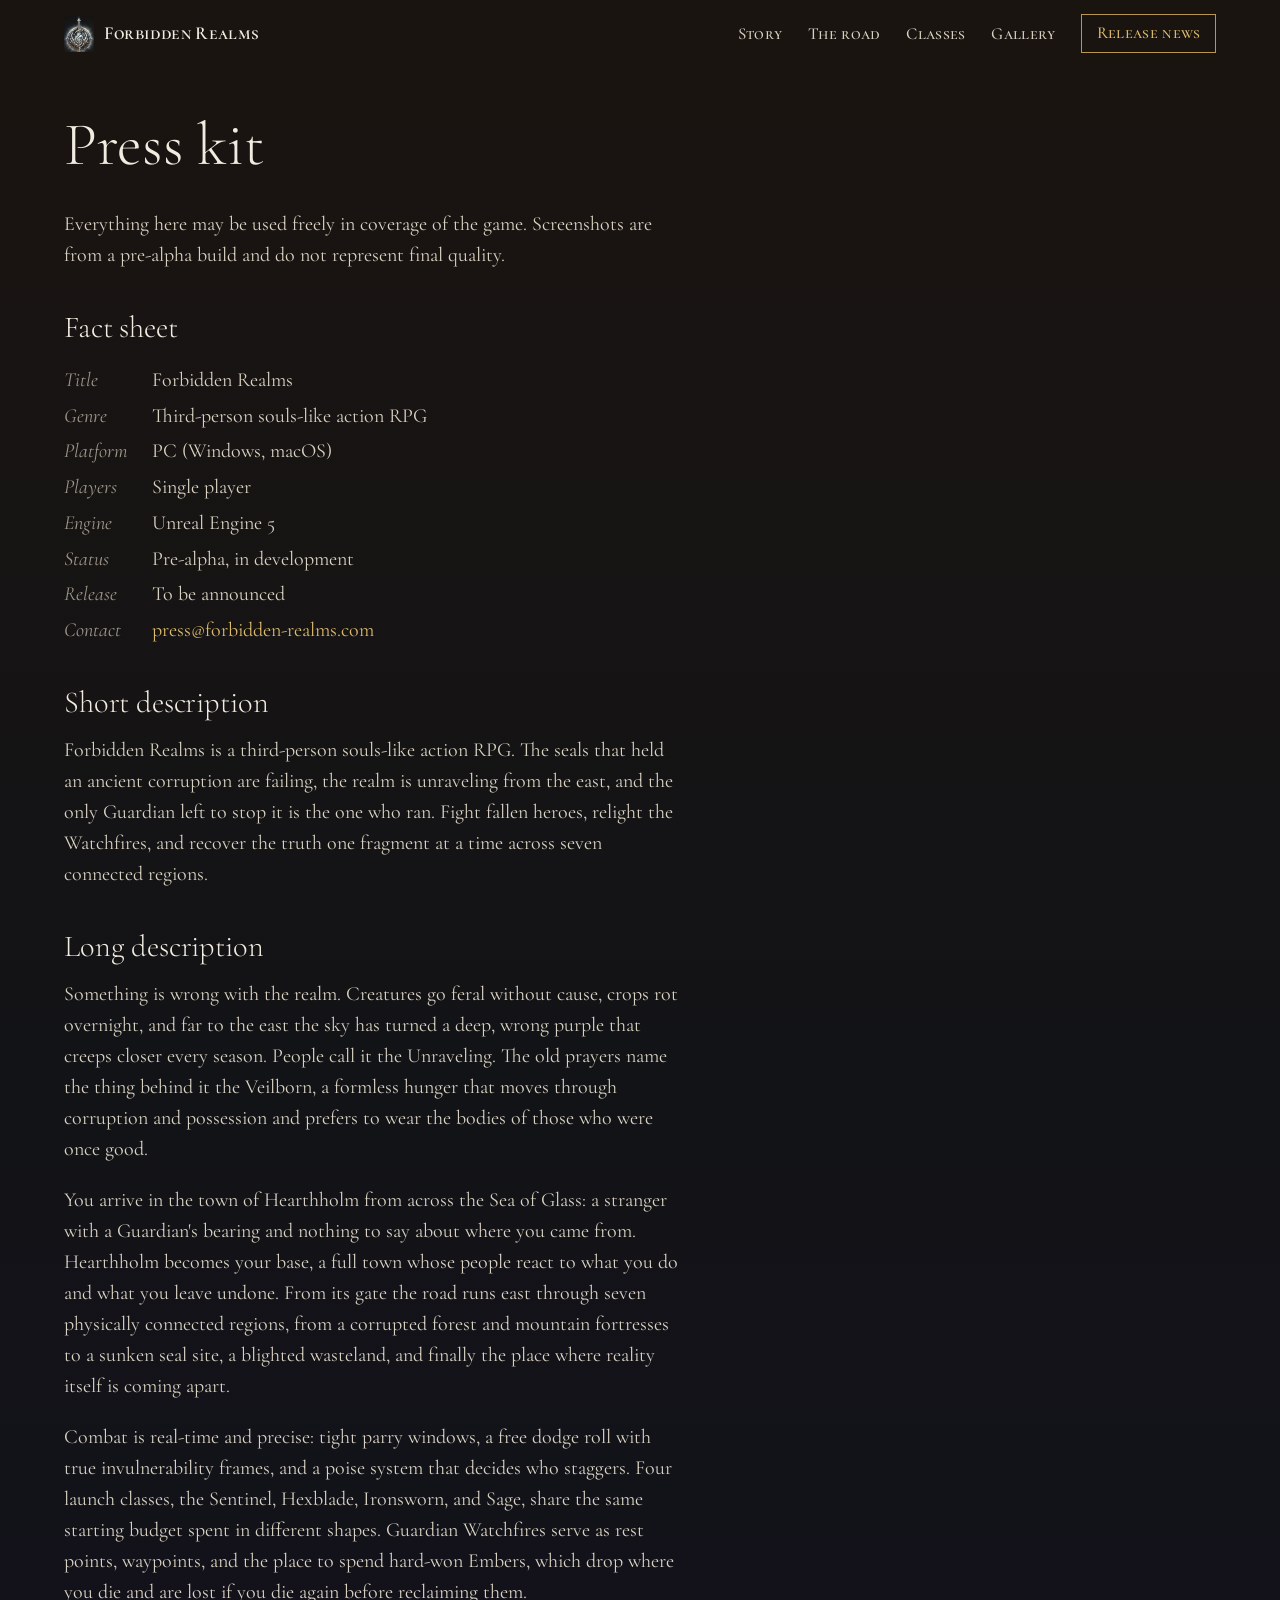
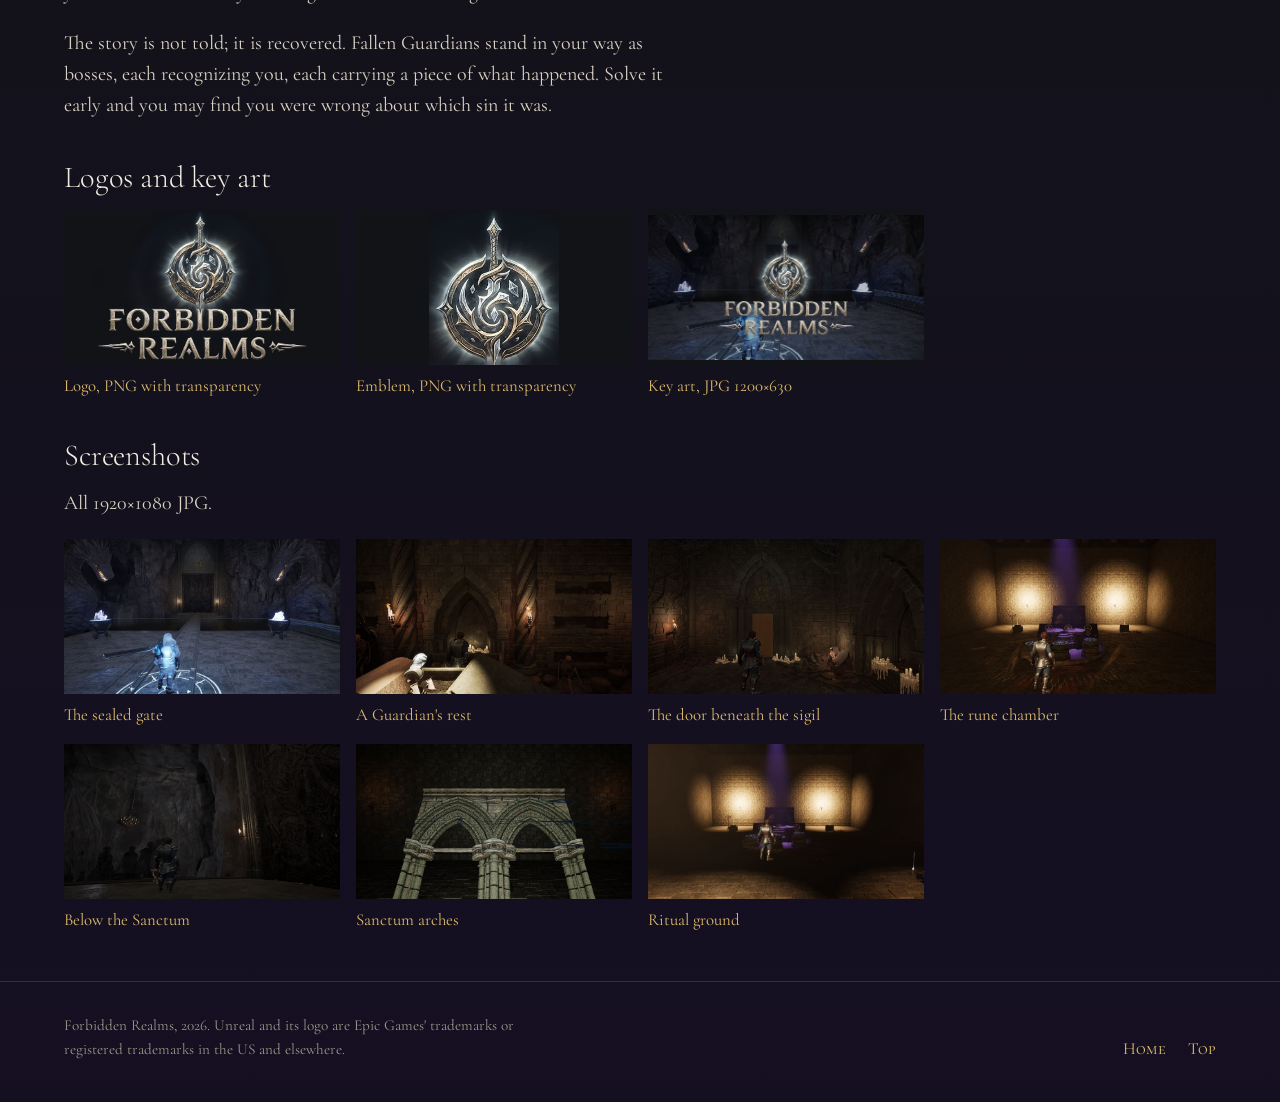
<file: press.html>
<!DOCTYPE html>
<html lang="en">
<head>
  <meta charset="utf-8">
  <meta name="viewport" content="width=device-width, initial-scale=1">
  <title>Press kit: Forbidden Realms</title>
  <meta name="description" content="Fact sheet, descriptions, logos, and screenshots for Forbidden Realms.">
  <meta name="theme-color" content="#1a1410">
  <link rel="icon" type="image/png" sizes="32x32" href="assets/img/favicon-32.png">
  <link rel="apple-touch-icon" sizes="180x180" href="assets/img/favicon-180.png">
  <link rel="preconnect" href="https://fonts.googleapis.com">
  <link rel="preconnect" href="https://fonts.gstatic.com" crossorigin>
  <link href="https://fonts.googleapis.com/css2?family=Cormorant+Garamond:ital,wght@0,300;0,400;0,500;0,600;1,300;1,400;1,500&family=Cormorant+SC:wght@500;600&display=swap" rel="stylesheet">
  <link rel="stylesheet" href="assets/css/style.css">
</head>
<body>

<header class="top is-scrolled" id="top">
  <a class="top__home" href="index.html">
    <img src="assets/img/emblem.png" alt="" width="30" height="36">
    <span>Forbidden Realms</span>
  </a>
  <button class="top__toggle" aria-expanded="false" aria-controls="menu" aria-label="Open menu"><span></span><span></span></button>
  <nav class="top__nav" id="menu" aria-label="Sections">
    <a href="index.html#story">Story</a>
    <a href="index.html#road">The road</a>
    <a href="index.html#classes">Classes</a>
    <a href="index.html#gallery">Gallery</a>
    <a class="top__cta" href="index.html#follow">Release news</a>
  </nav>
</header>

<main class="page">
  <h1>Press kit</h1>
  <p>Everything here may be used freely in coverage of the game. Screenshots are from a pre-alpha build and do not represent final quality.</p>

  <h2>Fact sheet</h2>
  <dl class="facts">
    <dt>Title</dt><dd>Forbidden Realms</dd>
    <dt>Genre</dt><dd>Third-person souls-like action RPG</dd>
    <dt>Platform</dt><dd>PC (Windows, macOS)</dd>
    <dt>Players</dt><dd>Single player</dd>
    <dt>Engine</dt><dd>Unreal Engine 5</dd>
    <dt>Status</dt><dd>Pre-alpha, in development</dd>
    <dt>Release</dt><dd>To be announced</dd>
    <dt>Contact</dt><dd><a href="mailto:press@forbidden-realms.com">press@forbidden-realms.com</a></dd>
  </dl>

  <h2>Short description</h2>
  <p>Forbidden Realms is a third-person souls-like action RPG. The seals that held an ancient corruption are failing, the realm is unraveling from the east, and the only Guardian left to stop it is the one who ran. Fight fallen heroes, relight the Watchfires, and recover the truth one fragment at a time across seven connected regions.</p>

  <h2>Long description</h2>
  <p>Something is wrong with the realm. Creatures go feral without cause, crops rot overnight, and far to the east the sky has turned a deep, wrong purple that creeps closer every season. People call it the Unraveling. The old prayers name the thing behind it the Veilborn, a formless hunger that moves through corruption and possession and prefers to wear the bodies of those who were once good.</p>
  <p>You arrive in the town of Hearthholm from across the Sea of Glass: a stranger with a Guardian's bearing and nothing to say about where you came from. Hearthholm becomes your base, a full town whose people react to what you do and what you leave undone. From its gate the road runs east through seven physically connected regions, from a corrupted forest and mountain fortresses to a sunken seal site, a blighted wasteland, and finally the place where reality itself is coming apart.</p>
  <p>Combat is real-time and precise: tight parry windows, a free dodge roll with true invulnerability frames, and a poise system that decides who staggers. Four launch classes, the Sentinel, Hexblade, Ironsworn, and Sage, share the same starting budget spent in different shapes. Guardian Watchfires serve as rest points, waypoints, and the place to spend hard-won Embers, which drop where you die and are lost if you die again before reclaiming them.</p>
  <p>The story is not told; it is recovered. Fallen Guardians stand in your way as bosses, each recognizing you, each carrying a piece of what happened. Solve it early and you may find you were wrong about which sin it was.</p>

  <h2>Logos and key art</h2>
  <div class="downloads">
    <figure><img src="assets/img/logo.png" alt="Forbidden Realms logo"><figcaption><a href="assets/img/logo.png" download>Logo, PNG with transparency</a></figcaption></figure>
    <figure><img src="assets/img/emblem.png" alt="Forbidden Realms emblem"><figcaption><a href="assets/img/emblem.png" download>Emblem, PNG with transparency</a></figcaption></figure>
    <figure><img src="assets/img/og-image.jpg" alt="Key art"><figcaption><a href="assets/img/og-image.jpg" download>Key art, JPG 1200×630</a></figcaption></figure>
  </div>

  <h2>Screenshots</h2>
  <p>All 1920×1080 JPG.</p>
  <div class="downloads">
    <figure><img src="assets/img/gallery/dragon-hall-thumb.jpg" alt=""><figcaption><a href="assets/img/gallery/dragon-hall.jpg" download>The sealed gate</a></figcaption></figure>
    <figure><img src="assets/img/gallery/altar-thumb.jpg" alt=""><figcaption><a href="assets/img/gallery/altar.jpg" download>A Guardian's rest</a></figcaption></figure>
    <figure><img src="assets/img/gallery/sealed-door-thumb.jpg" alt=""><figcaption><a href="assets/img/gallery/sealed-door.jpg" download>The door beneath the sigil</a></figcaption></figure>
    <figure><img src="assets/img/gallery/rune-chamber-thumb.jpg" alt=""><figcaption><a href="assets/img/gallery/rune-chamber.jpg" download>The rune chamber</a></figcaption></figure>
    <figure><img src="assets/img/gallery/cavern-thumb.jpg" alt=""><figcaption><a href="assets/img/gallery/cavern.jpg" download>Below the Sanctum</a></figcaption></figure>
    <figure><img src="assets/img/gallery/sanctum-arches-thumb.jpg" alt=""><figcaption><a href="assets/img/gallery/sanctum-arches.jpg" download>Sanctum arches</a></figcaption></figure>
    <figure><img src="assets/img/gallery/rune-chamber-wide-thumb.jpg" alt=""><figcaption><a href="assets/img/gallery/rune-chamber-wide.jpg" download>Ritual ground</a></figcaption></figure>
  </div>
</main>

<footer class="foot">
  <p>Forbidden Realms, 2026. Unreal and its logo are Epic Games' trademarks or registered trademarks in the US and elsewhere.</p>
  <nav aria-label="Footer"><a href="index.html">Home</a><a href="#top">Top</a></nav>
</footer>

<script src="assets/js/main.js" defer></script>
</body>
</html>
</file>
<file: assets/css/style.css>
/* Forbidden Realms
   The page is the road east: it starts hearth-warm and ends Veil-purple.
   One family (Cormorant), one bold idea, hairlines only where they separate real things. */

:root {
  --soot: #1a1410;
  --ash: #121317;
  --veil-dark: #150f22;
  --bone: #d9d2c2;
  --bone-dim: #9d968a;
  --bone-bright: #f1ebe0;
  --gold: #b8964f;
  --gold-bright: #dcbb6c;
  --veil: #7a4fb5;
  --veil-bright: #a98be0;
  --vellum: #e9dfc9;
  --ink: #2b2118;
  --ink-dim: #6b5a48;
  --rule: rgba(217, 210, 194, 0.16);

  --serif: "Cormorant Garamond", "Cormorant", Garamond, "Times New Roman", serif;
  --caps: "Cormorant SC", "Cormorant Garamond", Garamond, serif;

  --measure: 62ch;
  --gutter: clamp(1.25rem, 5vw, 5rem);
  --ease: cubic-bezier(0.3, 0.7, 0.2, 1);
}

*, *::before, *::after { box-sizing: border-box; }
html { -webkit-text-size-adjust: 100%; scroll-behavior: smooth; }
body {
  margin: 0;
  font-family: var(--serif);
  font-size: 1.25rem;
  line-height: 1.55;
  color: var(--bone);
  background: linear-gradient(180deg, var(--soot) 0%, var(--ash) 42%, var(--veil-dark) 100%);
  overflow-x: hidden;
}
img { display: block; max-width: 100%; height: auto; }
a { color: var(--gold-bright); text-decoration: none; text-underline-offset: 0.18em; }
a:hover { text-decoration: underline; }
p { margin: 0 0 1em; max-width: var(--measure); }
h1, h2, h3 { font-weight: 400; line-height: 1.1; color: var(--bone-bright); margin: 0 0 0.5em; letter-spacing: -0.005em; }
h2 { font-size: clamp(2rem, 4.2vw, 3.05rem); font-weight: 300; max-width: 22ch; text-wrap: balance; }
h3 { font-size: 1.75rem; }
button { font: inherit; color: inherit; cursor: pointer; }
:focus-visible { outline: 2px solid var(--gold-bright); outline-offset: 4px; }

.sr-only { position: absolute !important; width: 1px; height: 1px; margin: -1px; padding: 0; overflow: hidden; clip: rect(0 0 0 0); white-space: nowrap; border: 0; }
.skip { position: absolute; left: 1rem; top: -4rem; z-index: 50; background: var(--gold); color: var(--ink); padding: 0.4rem 0.9rem; }
.skip:focus { top: 1rem; }

/* Buttons */
.button {
  display: inline-block;
  font-family: var(--caps);
  font-weight: 600;
  font-size: 1.1rem;
  letter-spacing: 0.04em;
  color: var(--ink);
  background: var(--gold);
  border: 0;
  padding: 0.7rem 1.6rem 0.75rem;
  transition: background 0.2s;
}
.button:hover { background: var(--gold-bright); text-decoration: none; }

/* Top bar */
.top {
  position: fixed; inset: 0 0 auto 0; z-index: 40;
  display: flex; align-items: center; justify-content: space-between; gap: 1rem;
  padding: 0.9rem var(--gutter);
  transition: background 0.3s, box-shadow 0.3s;
}
.top.is-scrolled { background: rgba(26, 20, 16, 0.86); backdrop-filter: blur(10px); -webkit-backdrop-filter: blur(10px); box-shadow: 0 1px 0 var(--rule); }
.top__home { display: flex; align-items: center; gap: 0.6rem; font-family: var(--caps); font-weight: 600; font-size: 1.15rem; color: var(--bone-bright); letter-spacing: 0.02em; }
.top__home:hover { text-decoration: none; }
.top__home img { width: 30px; }
.top__nav { display: flex; align-items: center; gap: 1.6rem; font-family: var(--caps); font-weight: 500; font-size: 1.05rem; letter-spacing: 0.02em; }
.top__nav a { color: var(--bone); }
.top__nav a:hover { color: var(--bone-bright); }
.top__nav .top__cta { border: 1px solid var(--gold); padding: 0.3rem 0.9rem 0.35rem; color: var(--gold-bright); }
.top__nav .top__cta:hover { background: rgba(184, 150, 79, 0.14); text-decoration: none; }
.top__toggle { display: none; width: 44px; height: 44px; background: none; border: 0; padding: 0; position: relative; }
.top__toggle span { position: absolute; left: 10px; right: 10px; height: 1px; background: var(--bone-bright); transition: transform 0.25s, top 0.25s; }
.top__toggle span:first-child { top: 18px; }
.top__toggle span:last-child { top: 26px; }
.top__toggle[aria-expanded="true"] span:first-child { top: 22px; transform: rotate(45deg); }
.top__toggle[aria-expanded="true"] span:last-child { top: 22px; transform: rotate(-45deg); }

@media (max-width: 900px) {
  .top__toggle { display: block; }
  .top__nav {
    position: fixed; inset: 0; z-index: -1;
    flex-direction: column; justify-content: center; gap: 1.5rem;
    background: rgba(26, 20, 16, 0.97);
    font-size: 1.6rem;
    opacity: 0; pointer-events: none; transition: opacity 0.25s;
  }
  .top__nav.is-open { opacity: 1; pointer-events: auto; }
  .top.is-open { background: transparent; box-shadow: none; }
}

/* Hero: the mark, one line, one drawn hairline */
.hero {
  position: relative; min-height: min(100svh, 1000px);
  display: grid; place-items: center; text-align: center;
  padding: 7rem var(--gutter) 5rem; overflow: hidden;
}
.hero__bg, .hero__bg img { position: absolute; inset: 0; width: 100%; height: 100%; object-fit: cover; object-position: center 42%; }
.hero__bg::after {
  content: ""; position: absolute; inset: 0;
  background:
    radial-gradient(ellipse 60% 55% at 50% 42%, rgba(26,20,16,0.1), rgba(26,20,16,0.82) 78%),
    linear-gradient(180deg, rgba(26,20,16,0.75), rgba(26,20,16,0.15) 30%, rgba(26,20,16,0.4) 75%, var(--soot) 100%);
}
.hero__body { position: relative; display: flex; flex-direction: column; align-items: center; }
.hero__mark { width: min(520px, 80vw); filter: drop-shadow(0 16px 40px rgba(0,0,0,0.75)); animation: settle 1.4s var(--ease) both; }
.hero__line {
  font-size: clamp(1.6rem, 3.6vw, 2.6rem); font-weight: 300; line-height: 1.2;
  color: var(--bone-bright); max-width: none; margin: 1.2rem 0 0.9rem;
  animation: settle 1.4s 0.3s var(--ease) both;
}
.hero__note {
  display: block; width: min(420px, 60vw); height: 1px;
  background: linear-gradient(90deg, var(--gold), var(--veil-bright));
  transform: scaleX(0); transform-origin: left;
  animation: heldNote 2.2s 0.9s var(--ease) both;
}
.hero__about { font-size: 1.2rem; color: var(--bone); max-width: 36em; margin: 1.4rem 0 1.8rem; animation: settle 1.4s 1.1s var(--ease) both; text-shadow: 0 1px 10px rgba(0,0,0,0.7); }
.hero .button { animation: settle 1.4s 1.3s var(--ease) both; }
@keyframes settle { from { opacity: 0; transform: translateY(10px); } to { opacity: 1; transform: none; } }
@keyframes heldNote { from { transform: scaleX(0); } to { transform: scaleX(1); } }

/* Manuscript sections: margin note + measured column */
.ms {
  display: grid; grid-template-columns: minmax(0, 18rem) minmax(0, 1fr);
  gap: 2rem var(--gutter);
  padding: clamp(4rem, 8vw, 7rem) var(--gutter);
  max-width: 1280px; margin: 0 auto;
}
.ms__margin { padding-top: 0.9rem; }
.ms__margin p { font-style: italic; font-size: 1.05rem; color: var(--bone-dim); max-width: 22ch; border-top: 1px solid var(--rule); padding-top: 0.9rem; }
.ms__text { max-width: var(--measure); }
.ms__text .first { font-size: 1.45rem; line-height: 1.4; color: var(--bone-bright); }
@media (max-width: 900px) {
  .ms { grid-template-columns: 1fr; gap: 1rem; }
  .ms__margin p { border-top: 0; padding-top: 0; }
}

/* A recovered fragment: vellum, ink, a torn edge */
.fragment {
  margin: 2.5rem 0 2.5rem -0.5rem; padding: 1.8rem 2rem 1.6rem;
  max-width: calc(var(--measure) - 4ch);
  background:
    radial-gradient(ellipse at 20% 10%, rgba(255,255,255,0.35), transparent 50%),
    radial-gradient(ellipse at 90% 100%, rgba(120, 90, 50, 0.18), transparent 55%),
    var(--vellum);
  color: var(--ink);
  clip-path: polygon(0 3%, 3% 0, 22% 1.5%, 48% 0, 75% 2%, 97% 0, 100% 6%, 99% 40%, 100% 72%, 98% 100%, 70% 98.5%, 45% 100%, 20% 98%, 2% 100%, 0 80%, 1% 45%);
  transform: rotate(-0.6deg);
  box-shadow: 0 18px 40px -18px rgba(0,0,0,0.9);
}
.fragment blockquote { margin: 0; }
.fragment blockquote p { font-size: 1.55rem; line-height: 1.3; font-style: italic; font-weight: 500; color: var(--ink); margin: 0 0 0.8em; max-width: none; }
.fragment figcaption { font-size: 1rem; color: var(--ink-dim); }

/* The road: seven stops, west to east. Buttons sit on the line; one panel opens beneath it. */
.road-section { padding: clamp(4rem, 8vw, 7rem) var(--gutter); max-width: 1280px; margin: 0 auto; }
.road-section__head p { font-size: 1.3rem; color: var(--bone); }
.road { list-style: none; margin: 3rem 0 0; padding: 0; position: relative; display: grid; grid-template-columns: repeat(7, 1fr); grid-template-rows: auto auto; }
.road::before {
  content: ""; position: absolute; left: 0; right: 0; top: 0.55rem; height: 1px;
  background: linear-gradient(90deg, var(--gold) 0%, var(--gold) 45%, var(--veil) 100%);
}
.road__stop { display: contents; }
.road__stop button {
  position: relative; grid-row: 1; display: block; background: none; border: 0;
  padding: 1.4rem 0.6rem 0 0; text-align: left;
  font-size: 1.2rem; line-height: 1.15; color: var(--bone-dim); transition: color 0.2s;
}
.road__stop button::before {
  content: ""; position: absolute; left: 0; top: 0; width: 12px; height: 12px;
  border-radius: 50%; background: var(--soot); border: 1px solid var(--gold);
  transition: background 0.2s, box-shadow 0.2s;
}
.road__stop--veil button::before { border-color: var(--veil-bright); }
.road__stop button:hover, .road__stop.is-active button { color: var(--bone-bright); }
.road__stop.is-active button::before { background: var(--gold-bright); box-shadow: 0 0 14px rgba(220,187,108,0.55); }
.road__stop--veil.is-active button::before { background: var(--veil-bright); box-shadow: 0 0 14px rgba(169,139,224,0.6); }
.road__text { grid-row: 2; grid-column: 1 / -1; padding-top: 1.6rem; }
.road__text p { font-size: 1.3rem; color: var(--bone-bright); max-width: var(--measure); }
.road__text[hidden] { display: none; }

@media (max-width: 900px) {
  .road { grid-template-columns: 1fr; grid-template-rows: none; padding-left: 1.4rem; }
  .road::before { left: 5px; right: auto; top: 0.5rem; bottom: 0.5rem; width: 1px; height: auto; background: linear-gradient(180deg, var(--gold) 0%, var(--gold) 45%, var(--veil) 100%); }
  .road__stop { display: block; padding: 0 0 1.4rem; }
  .road__stop button { grid-row: auto; padding: 0; }
  .road__stop button::before { left: -1.4rem; top: 0.45rem; }
  .road__text { grid-row: auto; grid-column: auto; padding-top: 0.6rem; }
  .road__text p { font-size: 1.15rem; color: var(--bone); }
}
.road-section__foot { margin-top: 3.5rem; font-size: 1.15rem; color: var(--bone-dim); max-width: var(--measure); }

/* No JS: show every stop's text */
html:not(.js) .road__text[hidden] { display: block; }

/* Classes: four columns, hairlines between */
.classes { padding: clamp(4rem, 8vw, 7rem) var(--gutter); max-width: 1280px; margin: 0 auto; }
.classes__head p { font-size: 1.3rem; }
.classes__grid { display: grid; grid-template-columns: repeat(4, 1fr); margin-top: 3rem; border-top: 1px solid var(--rule); }
.classes__grid article { position: relative; overflow: hidden; padding: 1.6rem 1.6rem 1.6rem 0; border-right: 1px solid var(--rule); margin-right: 1.6rem; min-height: 30rem; }
.classes__grid article > :not(.classes__loop) { position: relative; z-index: 1; }
/* The class idle loop, faint and desaturated so it reads as presence behind the text, not an
   illustration. Sources with a real alpha channel composite normally; a loop rendered on black
   gets .classes__loop--onblack, which screen-blends the black away against the page (the
   column must NOT isolate its own stacking context or the blend has nothing to blend with). */
.classes__loop {
  position: absolute; z-index: 0; right: -6%; bottom: -4%; width: 78%; height: 88%;
  object-fit: contain; object-position: right bottom;
  opacity: 0.26; filter: saturate(0.45) contrast(1.05);
  -webkit-mask-image: linear-gradient(180deg, transparent 0%, #000 22%, #000 78%, transparent 100%);
  mask-image: linear-gradient(180deg, transparent 0%, #000 22%, #000 78%, transparent 100%);
  pointer-events: none;
}
.classes__loop--onblack { mix-blend-mode: screen; }
/* Reduced motion: drop the video and show the loop's own transparent poster frame instead, so
   these users still get the character art rather than an empty column. The poster PNGs carry a
   real alpha channel, so no blend mode is needed (the old background-blend-mode: screen was for
   the on-black era). Kept in sync with the poster= attributes in index.html. */
@media (prefers-reduced-motion: reduce) {
  .classes__loop { display: none; }
  .classes__grid article {
    background-repeat: no-repeat; background-position: right bottom; background-size: auto 88%;
    opacity: 1;
  }
  .classes__grid article::before {
    content: ""; position: absolute; right: -6%; bottom: -4%; width: 78%; height: 88%; z-index: 0;
    background-repeat: no-repeat; background-position: right bottom; background-size: contain;
    opacity: 0.26; filter: saturate(0.45) contrast(1.05);
    -webkit-mask-image: linear-gradient(180deg, transparent 0%, #000 22%, #000 78%, transparent 100%);
    mask-image: linear-gradient(180deg, transparent 0%, #000 22%, #000 78%, transparent 100%);
    pointer-events: none;
  }
  .classes__grid article:nth-child(1)::before { background-image: url("../video/sentinel.png"); }
  .classes__grid article:nth-child(2)::before { background-image: url("../video/hexblade.png"); }
  .classes__grid article:nth-child(3)::before { background-image: url("../video/ironsworn.png"); }
  .classes__grid article:nth-child(4)::before { background-image: url("../video/sage.png"); }
}
.classes__grid article:last-child { border-right: 0; margin-right: 0; }
.classes__grid h3 { margin-bottom: 0.2em; }
.classes__style { font-style: italic; color: var(--gold-bright); font-size: 1.1rem; }
.classes__grid p { font-size: 1.1rem; }
.classes__kit { color: var(--bone-dim); }
@media (max-width: 1000px) {
  .classes__grid { grid-template-columns: repeat(2, 1fr); }
  .classes__grid article:nth-child(2) { border-right: 0; margin-right: 0; }
  .classes__grid article:nth-child(n+3) { border-top: 1px solid var(--rule); }
}
@media (max-width: 560px) {
  .classes__grid { grid-template-columns: 1fr; }
  .classes__grid article { border-right: 0; margin-right: 0; padding-right: 0; }
  .classes__grid article + article { border-top: 1px solid var(--rule); }
}

/* Gallery: two large, three small */
.gallery {
  display: grid; grid-template-columns: repeat(6, 1fr); grid-auto-rows: minmax(120px, auto); gap: 0.5rem;
  padding: 2rem var(--gutter); max-width: 1400px; margin: 0 auto;
}
.gallery__item { position: relative; overflow: hidden; background: var(--ash); }
.gallery__item img { width: 100%; height: 100%; object-fit: cover; }
.gallery__item--a { grid-column: 1 / 5; grid-row: 1 / 3; }
.gallery__item--b { grid-column: 5 / 7; grid-row: 1; }
.gallery__item--c { grid-column: 5 / 7; grid-row: 2; }
.gallery__item--d { grid-column: 1 / 4; grid-row: 3; }
.gallery__item--e { grid-column: 4 / 7; grid-row: 3; }
.gallery__item:focus-visible { outline-offset: -3px; }
.gallery__note { grid-column: 1 / -1; font-style: italic; color: var(--bone-dim); font-size: 1.05rem; margin: 0.6rem 0 0; }
@media (max-width: 720px) {
  .gallery { grid-template-columns: 1fr; grid-auto-rows: auto; }
  .gallery__item { grid-column: auto !important; grid-row: auto !important; aspect-ratio: 16 / 9; }
}

/* Lightbox */
.lightbox { position: fixed; inset: 0; z-index: 60; background: rgba(12, 9, 14, 0.94); display: grid; grid-template-columns: auto 1fr auto; align-items: center; padding: 1rem; opacity: 0; transition: opacity 0.2s; }
.lightbox[hidden] { display: none; }
.lightbox.is-visible { opacity: 1; }
.lightbox figure { margin: 0; display: flex; flex-direction: column; align-items: center; gap: 0.6rem; min-width: 0; }
.lightbox__img { max-width: 100%; max-height: 84vh; object-fit: contain; }
.lightbox__cap { font-style: italic; color: var(--bone-dim); font-size: 1.05rem; }
.lightbox__close, .lightbox__prev, .lightbox__next { background: none; border: 0; color: var(--bone-bright); font-size: 2.4rem; line-height: 1; width: 48px; height: 48px; }
.lightbox__close { position: absolute; top: 1rem; right: 1rem; }
@media (max-width: 640px) {
  .lightbox { grid-template-columns: 1fr; }
  .lightbox__prev, .lightbox__next { position: absolute; bottom: 1rem; }
  .lightbox__prev { left: 1rem; }
  .lightbox__next { right: 1rem; }
}

/* Progress log: a real sequence, so dated entries */
.log { margin: 2rem 0 0; max-width: var(--measure); }
.log dt { font-style: italic; color: var(--gold-bright); }
.log dd { margin: 0.2rem 0 1.4rem; padding-left: 1.4rem; border-left: 1px solid var(--rule); }

/* Follow */
.follow { text-align: center; padding: clamp(4rem, 8vw, 7rem) var(--gutter) clamp(5rem, 9vw, 8rem); }
.follow__mark { width: 72px; margin: 0 auto 1.4rem; opacity: 0.9; }
.follow h2 { margin-inline: auto; }
.follow p { margin-inline: auto; }
.follow__form { display: flex; justify-content: center; gap: 0.5rem; flex-wrap: wrap; margin-top: 1.6rem; }
.follow__form input {
  width: min(360px, 100%); padding: 0.7rem 1rem 0.75rem; font: inherit; font-size: 1.2rem;
  color: var(--bone-bright); background: rgba(0,0,0,0.3); border: 1px solid var(--rule);
}
.follow__form input:focus { outline: none; border-color: var(--gold); }
.follow__form input::placeholder { color: var(--bone-dim); }
.follow__msg { flex-basis: 100%; margin: 0.8rem 0 0; min-height: 1.5em; font-style: italic; color: var(--gold-bright); }
.follow__msg.is-error { color: #e08a8a; }

/* Footer */
.foot { display: flex; justify-content: space-between; align-items: flex-end; gap: 2rem; padding: 2rem var(--gutter) 2.5rem; border-top: 1px solid var(--rule); font-size: 0.95rem; color: var(--bone-dim); }
.foot p { margin: 0; max-width: 70ch; }
.foot nav { display: flex; gap: 1.4rem; font-family: var(--caps); font-size: 1.05rem; }
@media (max-width: 720px) { .foot { flex-direction: column; align-items: flex-start; } }

/* Press page */
.page { padding: 7rem var(--gutter) 3rem; max-width: 1280px; margin: 0 auto; }
.page h1 { font-size: clamp(2.4rem, 5vw, 3.8rem); font-weight: 300; }
.page h2 { font-size: 1.9rem; margin-top: 2.5rem; }
.facts { display: grid; grid-template-columns: max-content 1fr; gap: 0.3rem 1.5rem; max-width: var(--measure); }
.facts dt { font-style: italic; color: var(--bone-dim); }
.facts dd { margin: 0; }
.downloads { display: grid; grid-template-columns: repeat(auto-fill, minmax(240px, 1fr)); gap: 1rem; margin-top: 1rem; }
.downloads figure { margin: 0; }
.downloads img { background: var(--ash); margin-bottom: 0.5rem; width: 100%; aspect-ratio: 16 / 9; object-fit: contain; }
.downloads figcaption { font-size: 1.05rem; }

@media (prefers-reduced-motion: reduce) {
  html { scroll-behavior: auto; }
  .hero__mark, .hero__line, .hero__about, .hero .button { animation: none; }
  .hero__note { animation: none; transform: none; }
}
</file>
